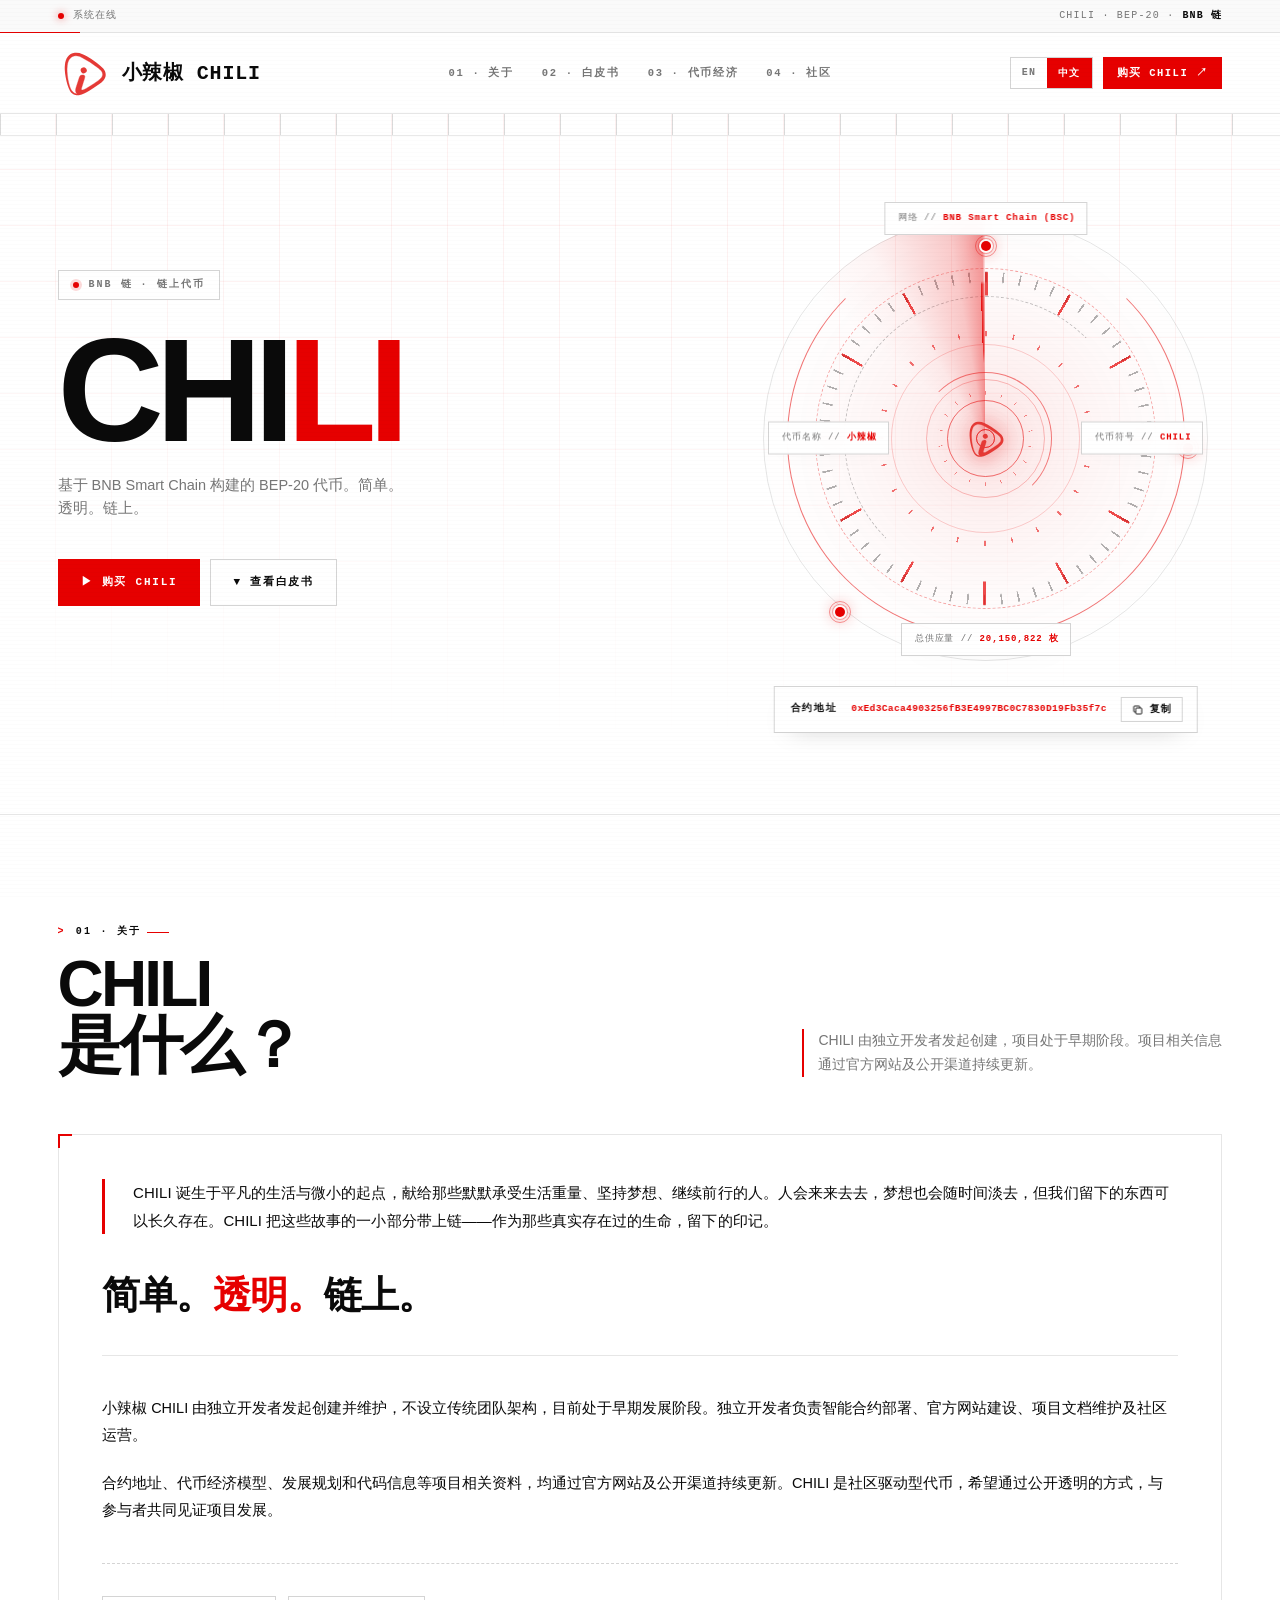
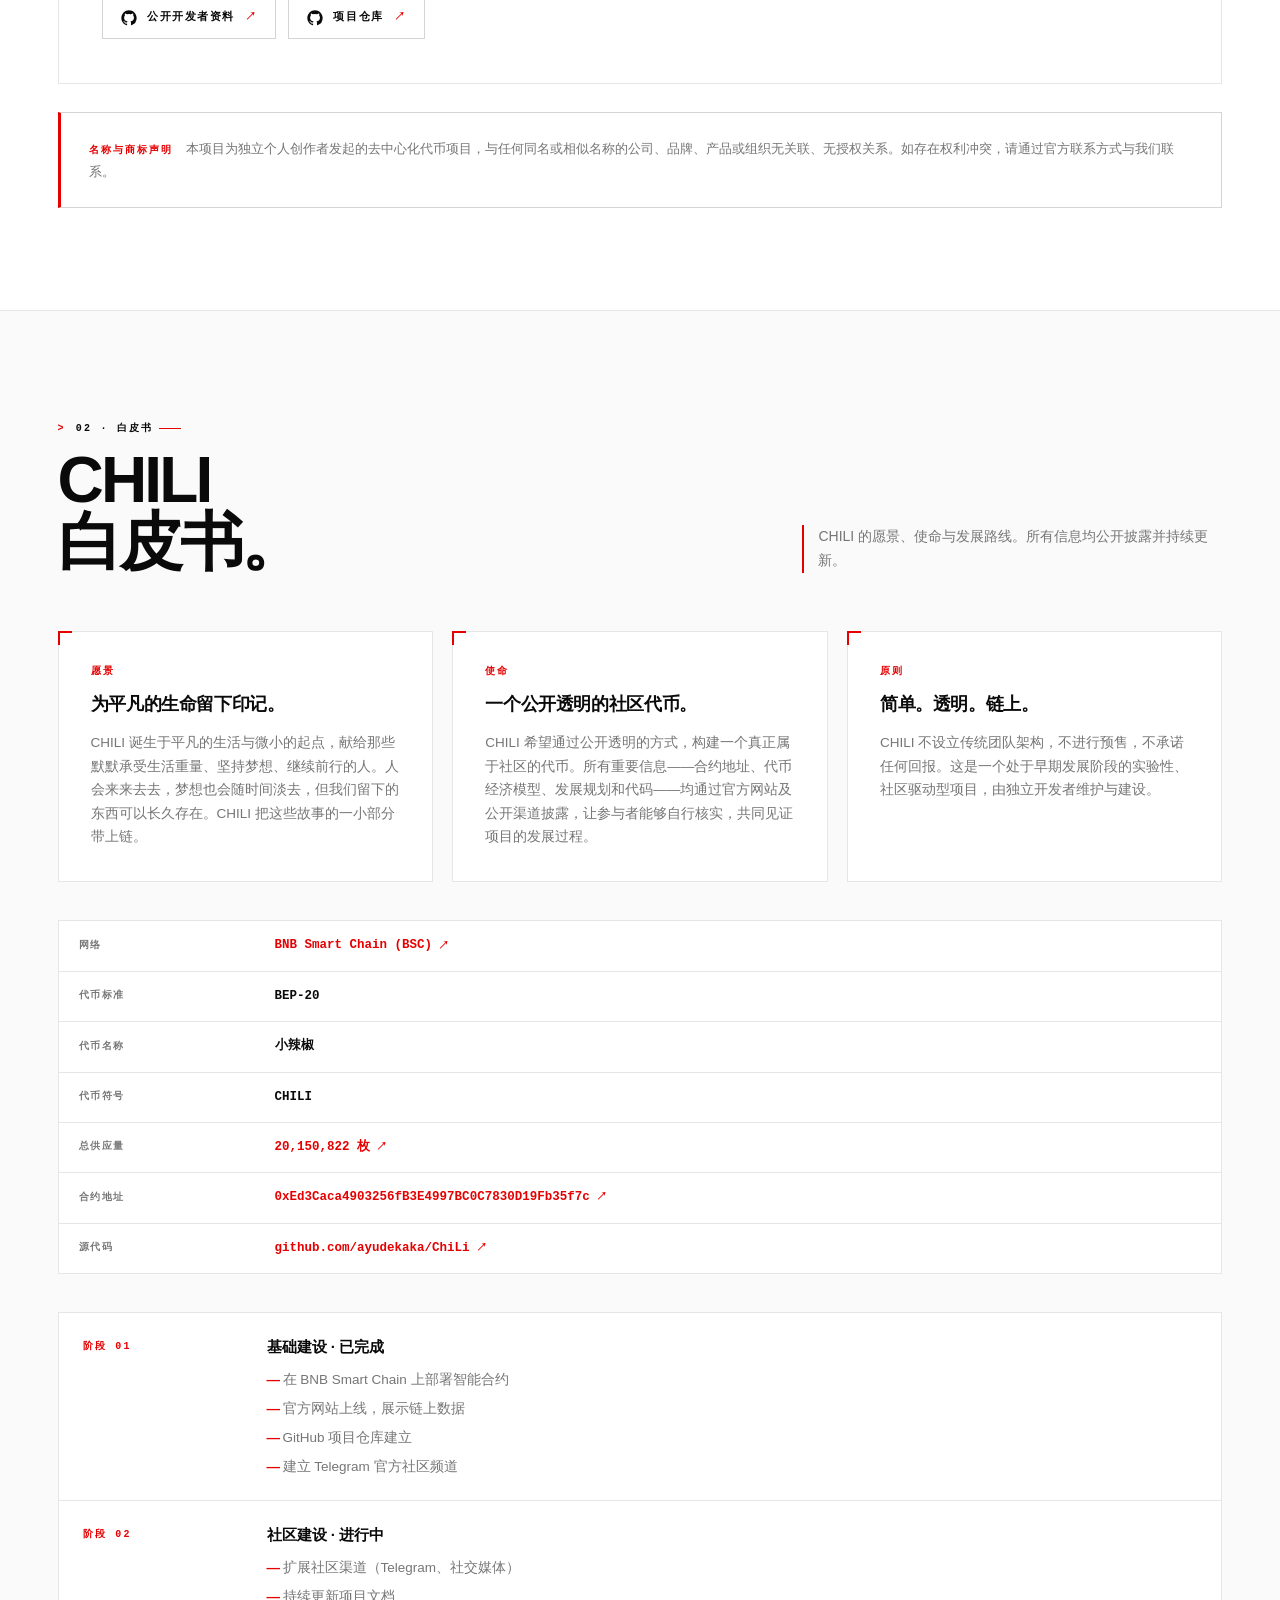
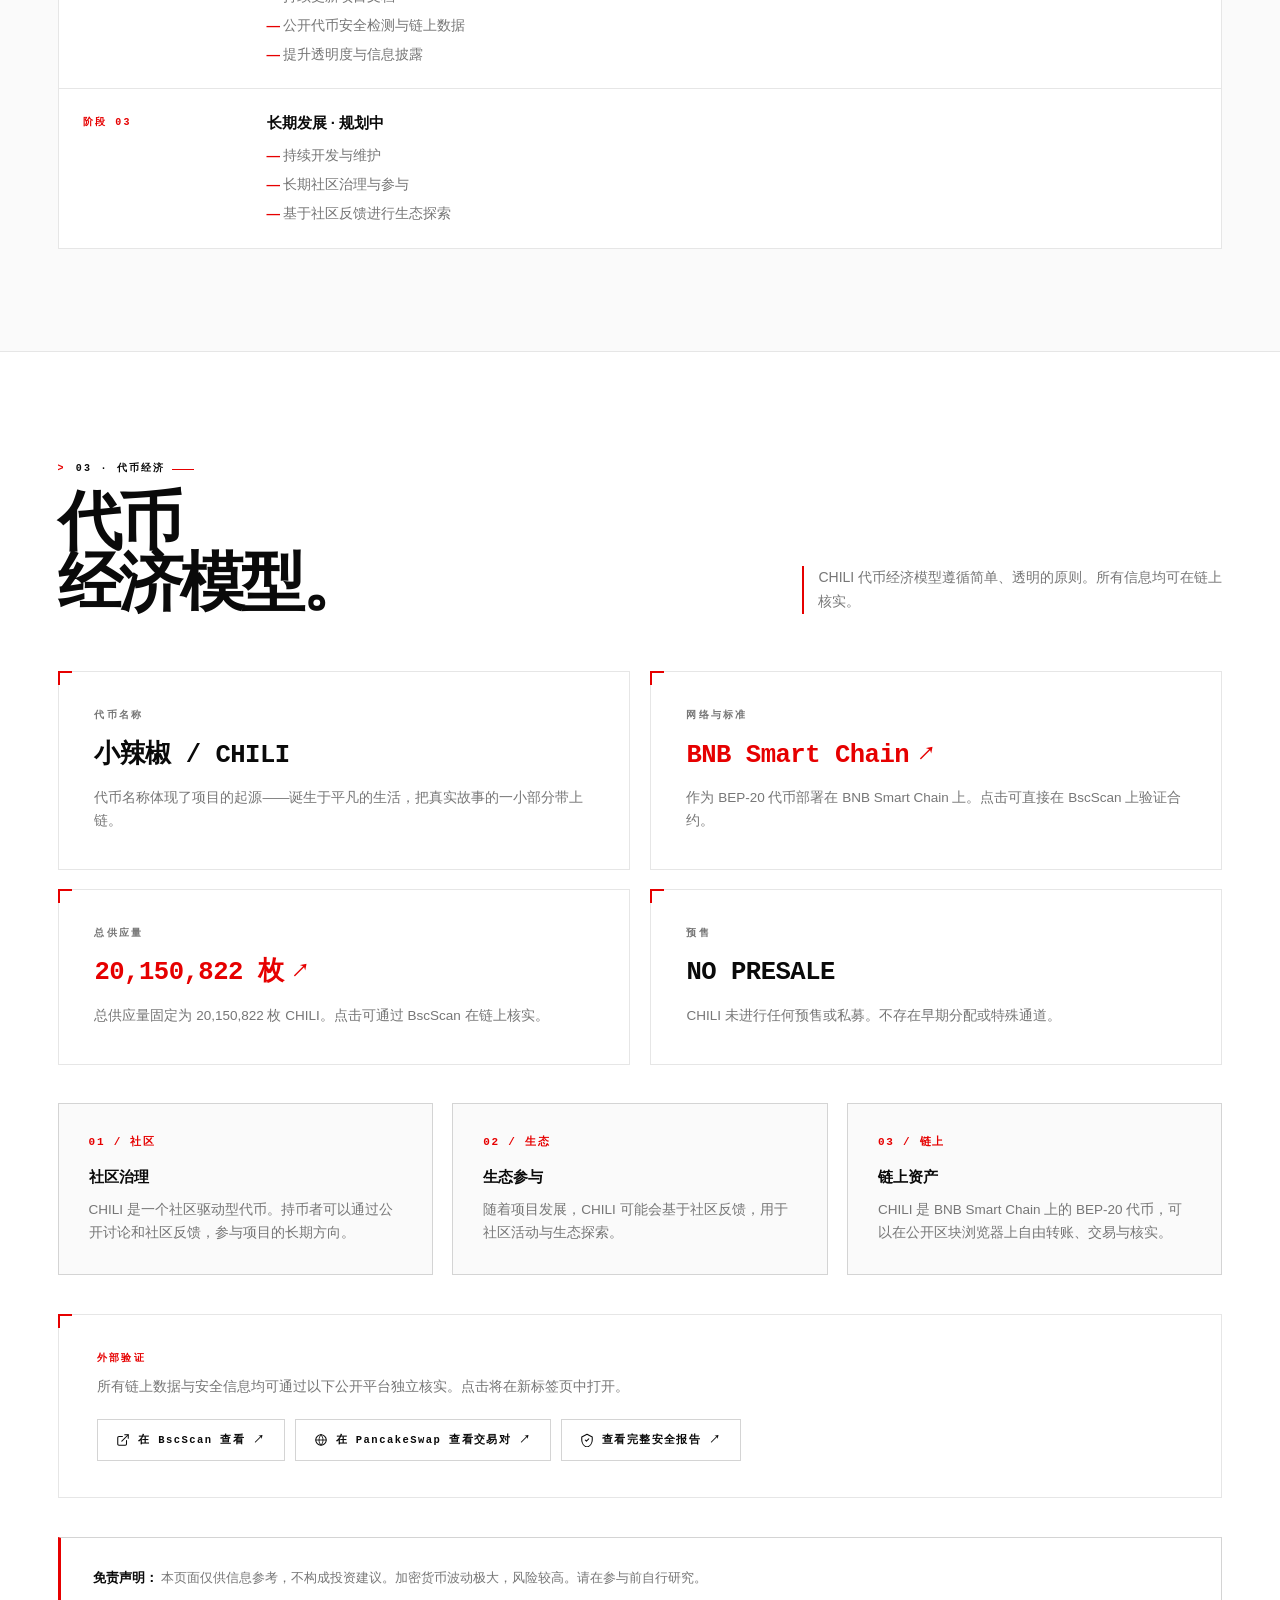
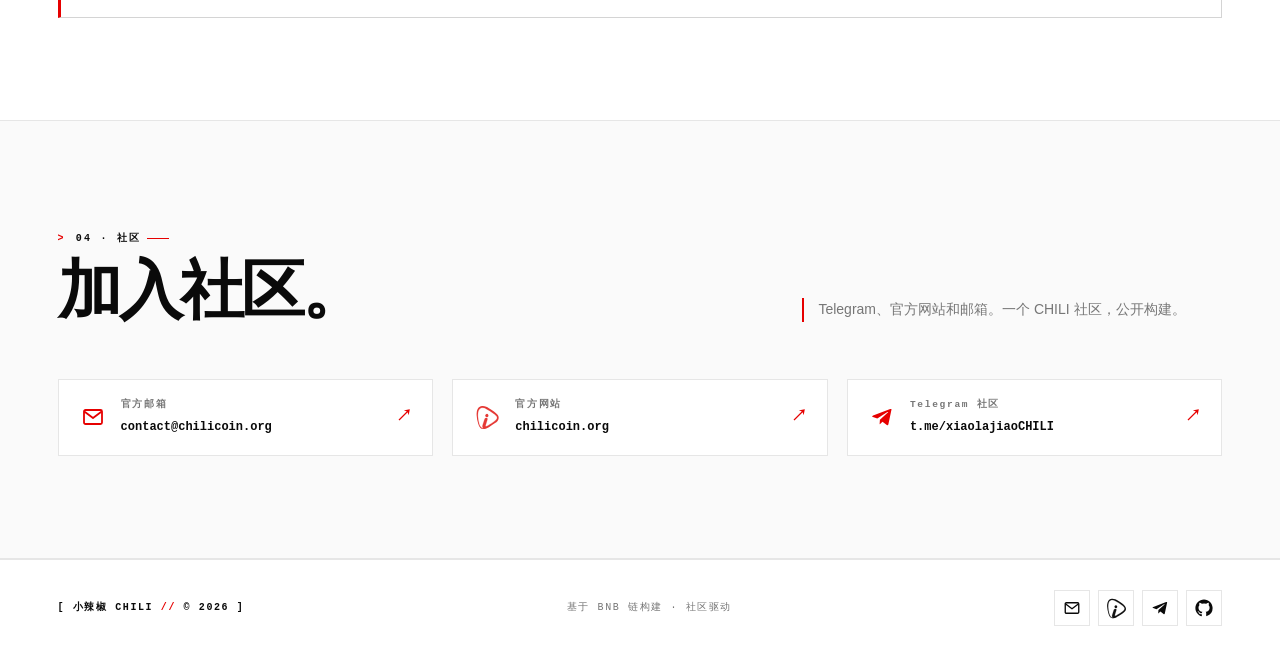
<file: index.html>
<!DOCTYPE html>
<html lang="zh-CN">
<head>
<meta charset="UTF-8">
<meta name="viewport" content="width=device-width, initial-scale=1.0">
<title>小辣椒 CHILI 官方网站</title>

<meta name="description" content="小辣椒 CHILI - 基于 BNB Smart Chain 构建的 BEP-20 代币。简单。透明。链上。">
<meta property="og:title" content="小辣椒 CHILI 官方网站">
<meta property="og:description" content="基于 BNB Smart Chain 构建的 BEP-20 代币。简单。透明。链上。">
<meta property="og:type" content="website">
<meta property="og:url" content="https://chilicoin.org">
<meta name="twitter:card" content="summary_large_image">

<link rel="icon" type="image/svg+xml" href="logo-red32.svg">
<link rel="apple-touch-icon" href="logo-red32.svg">

<style>

*, *::before, *::after { box-sizing: border-box; }
* { margin: 0; padding: 0; }

html {
  scroll-behavior: smooth;
  -webkit-text-size-adjust: 100%;
}

:root{
  --red:      #e60000;
  --red-deep: #8f0000;

  --ink:      #0a0a0a;
  --muted:    #767676;
  --muted-2:  #a3a3a3;

  --bg:       #ffffff;
  --bg-2:     #fafafa;
  --bg-3:     #f4f4f4;
  --line:     #e6e6e6;
  --line-2:   #d4d4d4;

  --mono: ui-monospace, SFMono-Regular, "SF Mono", Menlo,
          Consolas, "Liberation Mono", monospace;
  --sans: "Inter", "Helvetica Neue", Arial,
          "PingFang SC", "Microsoft YaHei", sans-serif;

  --pad: clamp(18px, 4.5vw, 60px);
  --sec-y: clamp(70px, 8vw, 120px);
}

body{
  font-family: var(--sans);
  background: var(--bg);
  color: var(--ink);
  line-height: 1.55;
  overflow-x: hidden;
  -webkit-font-smoothing: antialiased;
  font-variant-numeric: tabular-nums;
}

body::before{
  content: "";
  position: fixed;
  inset: 0;
  background: repeating-linear-gradient(
    0deg,
    transparent 0 3px,
    rgba(0,0,0,.012) 3px 4px
  );
  pointer-events: none;
  z-index: 9999;
  mix-blend-mode: multiply;
}

a { color: inherit; text-decoration: none; }

.wrap{
  max-width: 1400px;
  margin-inline: auto;
  padding-inline: var(--pad);
}

section[id]{ scroll-margin-top: 100px; }

@media (prefers-reduced-motion: reduce){
  *, *::before, *::after {
    animation-duration: 0.01ms !important;
    animation-iteration-count: 1 !important;
    transition-duration: 0.01ms !important;
    scroll-behavior: auto !important;
  }
}

/* TOP STATUS BAR */
.topbar{
  border-bottom: 1px solid var(--line);
  background: var(--bg-2);
  position: relative;
}
.topbar::after{
  content: "";
  position: absolute;
  left: 0; bottom: -1px;
  width: 80px; height: 1px;
  background: var(--red);
}
.topbar-inner{
  display: flex;
  align-items: center;
  justify-content: space-between;
  gap: 20px;
  height: 32px;
  font-family: var(--mono);
  font-size: 10px;
  letter-spacing: .12em;
  color: var(--muted);
  white-space: nowrap;
  overflow: hidden;
}
.topbar-inner b{ color: var(--ink); font-weight: 700; margin-left: 6px; }
.topbar-item{ display: inline-flex; align-items: center; gap: 2px; }
.dot{
  display: inline-block;
  width: 6px; height: 6px;
  margin-right: 7px;
  border-radius: 50%;
  background: var(--red);
  box-shadow: 0 0 8px rgba(230,0,0,.6);
  animation: blink 1.6s ease-in-out infinite;
  vertical-align: middle;
}
@keyframes blink{ 50% { opacity: .25; } }

/* NAV */
.navbar{
  position: sticky;
  top: 0;
  z-index: 100;
  background: rgba(255,255,255,.88);
  backdrop-filter: blur(18px) saturate(180%);
  -webkit-backdrop-filter: blur(18px) saturate(180%);
  border-bottom: 1px solid var(--line);
}
.nav-inner{
  display: grid;
  grid-template-columns: 1fr auto 1fr;
  align-items: center;
  gap: 20px;
  height: 80px;
}
.logo{
  justify-self: start;
  font-family: var(--mono);
  font-size: 17px;
  font-weight: 800;
  letter-spacing: .04em;
  color: var(--ink);
  display: inline-flex;
  align-items: center;
  gap: 12px;
}
.logo img{
  display: block;
  width: auto;
  height: 52px;
  max-width: 220px;
  object-fit: contain;
}
.logo-text {
  font-family: var(--mono);
  font-size: 20px;
  font-weight: 800;
  letter-spacing: .04em;
  color: var(--ink);
  white-space: nowrap;
}

.nav-links{
  display: flex;
  align-items: center;
  gap: 2px;
  justify-self: center;
}
.nav-links a{
  padding: 8px 13px;
  font-family: var(--mono);
  font-size: 10.5px;
  font-weight: 600;
  letter-spacing: .16em;
  color: var(--muted);
  transition: color .2s, background .2s;
  position: relative;
}
.nav-links a:hover{
  color: var(--red);
  background: var(--bg-3);
}
.nav-right{
  justify-self: end;
  display: flex;
  align-items: center;
  gap: 10px;
}
.lang-switch{
  display: inline-flex;
  border: 1px solid var(--line-2);
  background: #fff;
  overflow: hidden;
}
.lang-switch button{
  appearance: none;
  background: transparent;
  border: 0;
  padding: 8px 11px;
  font-family: var(--mono);
  font-size: 10px;
  font-weight: 700;
  letter-spacing: .12em;
  color: var(--muted);
  cursor: pointer;
  transition: background .2s, color .2s;
}
.lang-switch button:hover{
  color: var(--ink);
  background: var(--bg-3);
}
.lang-switch button.active{
  background: var(--red);
  color: #fff;
}
.nav-cta{
  display: inline-flex;
  align-items: center;
  gap: 6px;
  padding: 8px 14px;
  background: var(--red);
  color: #fff;
  font-family: var(--mono);
  font-size: 10.5px;
  font-weight: 800;
  letter-spacing: .14em;
  transition: background .25s, transform .25s;
}
.nav-cta:hover{
  background: var(--red-deep);
  transform: translateY(-1px);
}

/* HERO */
.hero{
  position: relative;
  border-bottom: 1px solid var(--line);
  overflow: hidden;
  background: var(--bg);
}
.hero-grid{
  position: absolute;
  inset: 0;
  background-image:
    linear-gradient(rgba(230,0,0,.055) 1px, transparent 1px),
    linear-gradient(90deg, rgba(230,0,0,.055) 1px, transparent 1px);
  background-size: 56px 56px;
  background-position: -1px -1px;
  -webkit-mask-image: radial-gradient(140% 90% at 50% 0%, #000 30%, transparent 100%);
          mask-image: radial-gradient(140% 90% at 50% 0%, #000 30%, transparent 100%);
  pointer-events: none;
}
.hero-ruler{
  position: absolute;
  top: 0; left: 0; right: 0;
  height: 22px;
  border-bottom: 1px solid var(--line);
  background-image: repeating-linear-gradient(
    90deg,
    var(--line-2) 0 1px,
    transparent 1px 56px
  );
  pointer-events: none;
  opacity: .85;
}
.hero-inner{
  position: relative;
  display: grid;
  grid-template-columns: 1.15fr .85fr;
  align-items: center;
  gap: clamp(24px, 4vw, 64px);
  padding-block: clamp(52px, 6vw, 92px) clamp(96px, 10vw, 140px);
  min-height: min(700px, 88vh);
}
.hero-eyebrow{
  display: inline-flex;
  align-items: center;
  gap: 10px;
  padding: 6px 14px;
  border: 1px solid var(--line-2);
  background: #fff;
  font-family: var(--mono);
  font-size: 10px;
  font-weight: 600;
  letter-spacing: .2em;
  color: var(--muted);
}
.hero-eyebrow i{
  width: 6px; height: 6px;
  border-radius: 50%;
  background: var(--red);
  box-shadow: 0 0 0 3px rgba(230,0,0,.15);
  animation: pulse 2.2s ease-in-out infinite;
}
@keyframes pulse{ 50% { box-shadow: 0 0 0 9px rgba(230,0,0,0); } }
.hero-title{
  font-family: var(--sans);
  font-size: clamp(76px, 11.5vw, 176px);
  line-height: .82;
  letter-spacing: -.055em;
  font-weight: 900;
  color: var(--ink);
  margin: clamp(20px, 2.4vw, 30px) 0 clamp(18px, 1.8vw, 26px);
  position: relative;
}
.hero-title span{ color: var(--red); }
.hero-desc{
  max-width: 44ch;
  font-size: clamp(14.5px, 1.05vw, 16.5px);
  line-height: 1.65;
  color: var(--muted);
}
.hero-actions{
  display: flex;
  flex-wrap: wrap;
  gap: 10px;
  margin-top: clamp(26px, 3vw, 38px);
}
.btn{
  display: inline-flex;
  align-items: center;
  justify-content: center;
  gap: 8px;
  padding: 14px 22px;
  border: 1px solid transparent;
  font-family: var(--mono);
  font-size: 11px;
  font-weight: 800;
  letter-spacing: .16em;
  transition: transform .22s, background .22s,
              border-color .22s, color .22s;
  position: relative;
  cursor: pointer;
}
.btn-primary{
  background: var(--red);
  color: #fff;
}
.btn-primary:hover{
  background: var(--red-deep);
  transform: translateY(-2px);
}
.btn-outline{
  background: #fff;
  border-color: var(--line-2);
  color: var(--ink);
}
.btn-outline:hover{
  border-color: var(--ink);
  background: var(--bg-3);
  transform: translateY(-2px);
}

/* HERO VISUAL */
.hero-visual{
  position: relative;
  width: 100%;
  max-width: 480px;
  aspect-ratio: 1 / 1;
  justify-self: center;
  display: grid;
  place-items: center;
  isolation: isolate;
}
.hero-visual::before{
  content: "";
  position: absolute;
  width: 100%;
  aspect-ratio: 1;
  border-radius: 50%;
  background: radial-gradient(circle,
    rgba(230,0,0,.1) 0%,
    rgba(230,0,0,.045) 28%,
    rgba(230,0,0,.015) 48%,
    transparent 68%);
  filter: blur(14px);
  z-index: 0;
}
.hv-ticks{
  position: absolute;
  inset: 0;
  border-radius: 50%;
  background: repeating-conic-gradient(
    from 0deg,
    rgba(0,0,0,.3) 0deg 0.6deg,
    transparent 0.6deg 6deg
  );
  -webkit-mask: radial-gradient(circle,
    transparent 46.5%, #000 47%, #000 49.6%, transparent 50%);
          mask: radial-gradient(circle,
    transparent 46.5%, #000 47%, #000 49.6%, transparent 50%);
  pointer-events: none;
}
.hv-ticks-major{
  position: absolute;
  inset: 0;
  border-radius: 50%;
  background: repeating-conic-gradient(
    from 0deg,
    rgba(230,0,0,.7) 0deg 0.9deg,
    transparent 0.9deg 30deg
  );
  -webkit-mask: radial-gradient(circle,
    transparent 42.5%, #000 43%, #000 49.6%, transparent 50%);
          mask: radial-gradient(circle,
    transparent 42.5%, #000 43%, #000 49.6%, transparent 50%);
  pointer-events: none;
}
.hv-ticks-inner{
  position: absolute;
  inset: 18%;
  border-radius: 50%;
  background: repeating-conic-gradient(
    from 0deg,
    rgba(230,0,0,.55) 0deg 0.8deg,
    transparent 0.8deg 15deg
  );
  -webkit-mask: radial-gradient(circle,
    transparent 47.5%, #000 48%, #000 50%, transparent 50.4%);
          mask: radial-gradient(circle,
    transparent 47.5%, #000 48%, #000 50%, transparent 50.4%);
  pointer-events: none;
}
.hv-ticks-center{
  position: absolute;
  inset: 36%;
  border-radius: 50%;
  background: repeating-conic-gradient(
    from 0deg,
    rgba(230,0,0,.45) 0deg 1deg,
    transparent 1deg 20deg
  );
  -webkit-mask: radial-gradient(circle,
    transparent 46%, #000 47%, #000 50%, transparent 51%);
          mask: radial-gradient(circle,
    transparent 46%, #000 47%, #000 50%, transparent 51%);
  pointer-events: none;
}
.hv-ring-outer{
  position: absolute;
  inset: 3%;
  border-radius: 50%;
  border: 1px solid rgba(0,0,0,.1);
  pointer-events: none;
}
.hv-ring-mid{
  position: absolute;
  inset: 14%;
  border-radius: 50%;
  border: 1px dashed rgba(230,0,0,.35);
  pointer-events: none;
}
.hv-ring-inner{
  position: absolute;
  inset: 30%;
  border-radius: 50%;
  border: 1px solid rgba(230,0,0,.18);
  pointer-events: none;
}
.hv-orbit-a{
  position: absolute;
  inset: 8%;
  border-radius: 50%;
  border: 1.5px solid rgba(230,0,0,.55);
  border-top-color: transparent;
  animation: hvSpin 22s linear infinite;
  pointer-events: none;
}
.hv-orbit-b{
  position: absolute;
  inset: 20%;
  border-radius: 50%;
  border: 1px dashed rgba(0,0,0,.24);
  border-bottom-color: transparent;
  border-right-color: transparent;
  animation: hvSpin 32s linear infinite reverse;
  pointer-events: none;
}
.hv-orbit-c{
  position: absolute;
  inset: 36%;
  border-radius: 50%;
  border: 1px solid rgba(230,0,0,.5);
  border-left-color: transparent;
  border-bottom-color: transparent;
  animation: hvSpin 14s linear infinite;
  pointer-events: none;
}
@keyframes hvSpin{ to { transform: rotate(360deg); } }
.hv-scan{
  position: absolute;
  inset: 3%;
  border-radius: 50%;
  background: conic-gradient(
    from 0deg,
    transparent 0deg,
    transparent 310deg,
    rgba(230,0,0,.04) 328deg,
    rgba(230,0,0,.2) 350deg,
    rgba(230,0,0,.4) 359deg,
    transparent 360deg
  );
  animation: hvSpin 9s linear infinite;
  pointer-events: none;
  z-index: 3;
}
.hv-scan::after{
  content: "";
  position: absolute;
  inset: 0;
  border-radius: 50%;
  background: conic-gradient(
    from 358.2deg,
    rgba(230,0,0,.9) 0deg,
    transparent 1.8deg,
    transparent 360deg
  );
  -webkit-mask: radial-gradient(circle,
    transparent 24%, #000 28%, #000 49%, transparent 50%);
          mask: radial-gradient(circle,
    transparent 24%, #000 28%, #000 49%, transparent 50%);
}

.hv-core{
  position: relative;
  z-index: 6;
  width: 9%;
  aspect-ratio: 1;
  display: grid;
  place-items: center;
  animation: hvCorePulse 2.6s ease-in-out infinite;
}
.hv-core img{
  width: 100%;
  height: 100%;
  display: block;
  object-fit: contain;
  filter: drop-shadow(0 0 10px rgba(230,0,0,.75))
          drop-shadow(0 0 22px rgba(230,0,0,.35));
}
.hv-core::before{
  content: "";
  position: absolute;
  inset: -40%;
  border-radius: 50%;
  border: 1px solid rgba(230,0,0,.55);
  animation: hvRing 2.6s ease-out infinite;
  pointer-events: none;
}
.hv-core::after{
  content: "";
  position: absolute;
  inset: -90%;
  border-radius: 50%;
  border: 1px solid rgba(230,0,0,.25);
  animation: hvRing 2.6s ease-out 1.3s infinite;
  pointer-events: none;
}
@keyframes hvCorePulse{
  0%, 100% { transform: scale(1); }
  50%      { transform: scale(1.1); }
}
@keyframes hvRing{
  0%   { transform: scale(.7); opacity: .9; }
  100% { transform: scale(1.6); opacity: 0; }
}

.hv-halo{
  position: absolute;
  width: 4%;
  aspect-ratio: 1;
  border-radius: 50%;
  border: 1px solid rgba(230,0,0,.5);
  z-index: 5;
  pointer-events: none;
  animation: hvHalo 4.4s ease-out infinite;
}
.hv-halo-2{ animation-delay: 2.2s; }
@keyframes hvHalo{
  0%   { transform: scale(.8); opacity: .85; }
  100% { transform: scale(7); opacity: 0; }
}
.hv-node{
  position: absolute;
  width: 12px; height: 12px;
  z-index: 7;
  pointer-events: none;
}
.hv-node::before{
  content: "";
  position: absolute;
  inset: 50%;
  width: 10px; height: 10px;
  margin: -5px 0 0 -5px;
  border-radius: 50%;
  background: var(--red);
  box-shadow:
    0 0 0 2px rgba(255,255,255,.95),
    0 0 0 3px rgba(230,0,0,.3),
    0 0 16px rgba(230,0,0,.9);
  animation: hvNodePulse 3s ease-in-out infinite;
}
.hv-node::after{
  content: "";
  position: absolute;
  inset: 50%;
  width: 22px; height: 22px;
  margin: -11px 0 0 -11px;
  border: 1px solid rgba(230,0,0,.4);
  border-radius: 50%;
  animation: hvNodeHalo 3s ease-out infinite;
}
@keyframes hvNodePulse{ 50% { transform: scale(.6); opacity: .65; } }
@keyframes hvNodeHalo{
  0%   { transform: scale(.55); opacity: .9; }
  100% { transform: scale(1.7); opacity: 0; }
}
.hv-node-1{ top: 8%;  left: 50%; margin-left: -6px; }
.hv-node-1::before{ animation-delay: 0s; }
.hv-node-2{ top: 52%;  right: 6%; margin-top: -6px; }
.hv-node-2::before{ animation-delay: 1.1s; }
.hv-node-3{ bottom: 12%; left: 18%; }
.hv-node-3::before{ animation-delay: 2.2s; }

/* READOUT */
.readout{
  position: absolute;
  z-index: 8;
  padding: 7px 11px 7px 13px;
  border: 1px solid var(--line-2);
  background: rgba(255,255,255,.94);
  backdrop-filter: blur(10px);
  -webkit-backdrop-filter: blur(10px);
  font-family: var(--mono);
  font-size: 9px;
  line-height: 1.9;
  letter-spacing: .1em;
  color: var(--muted);
  white-space: nowrap;
  box-shadow: 0 8px 22px -16px rgba(0,0,0,.35);
}
.readout b{ color: var(--ink); font-weight: 700; }
.readout b.red{ color: var(--red); }

.readout-1{ top: 0;    left: 50%; transform: translateX(-50%); }
.readout-2{ top: 50%;  left: 4%;  transform: translateY(-50%); }
.readout-5{ top: 50%;  right: 4%; transform: translateY(-50%); }
.readout-3{ bottom: 4%; left: 50%; transform: translateX(-50%); }

.contract-strip{
  position: absolute;
  left: 50%;
  bottom: -58px;
  transform: translateX(-50%);
  z-index: 9;
  display: inline-flex;
  align-items: center;
  gap: 14px;
  padding: 10px 14px 10px 16px;
  border: 1px solid var(--line-2);
  background: rgba(255,255,255,.96);
  backdrop-filter: blur(10px);
  -webkit-backdrop-filter: blur(10px);
  font-family: var(--mono);
  font-size: 9.5px;
  letter-spacing: .08em;
  color: var(--muted);
  white-space: nowrap;
  box-shadow: 0 10px 26px -18px rgba(0,0,0,.35);
}
.contract-strip-label{
  font-weight: 700;
  letter-spacing: .18em;
  color: var(--ink);
}
.contract-strip-value{
  color: var(--red);
  font-weight: 700;
  letter-spacing: .04em;
}
.contract-strip-copy{
  display: inline-flex;
  align-items: center;
  gap: 6px;
  padding: 5px 10px;
  border: 1px solid var(--line-2);
  background: #fff;
  color: var(--ink);
  font-family: var(--mono);
  font-size: 9.5px;
  font-weight: 700;
  letter-spacing: .12em;
  cursor: pointer;
  transition: color .2s, border-color .2s, background .2s;
}
.contract-strip-copy:hover{
  color: var(--red);
  border-color: var(--red);
  background: var(--bg-2);
}
.contract-strip-copy svg{
  width: 12px;
  height: 12px;
  display: block;
}
.contract-strip-copy.copied{
  color: var(--red);
  border-color: var(--red);
  background: var(--bg-2);
}

/* SECTION */
.section{
  padding-block: var(--sec-y);
  border-bottom: 1px solid var(--line);
  position: relative;
  background: #ffffff;
}
.section--soft{ background: var(--bg-2); }

.section-head{
  display: grid;
  grid-template-columns: minmax(0, 1fr) minmax(0, 420px);
  align-items: end;
  gap: clamp(20px, 4vw, 60px);
  margin-bottom: clamp(36px, 4.5vw, 64px);
  position: relative;
  z-index: 1;
}
.section-tag{
  display: inline-flex;
  align-items: center;
  gap: 10px;
  margin-bottom: 14px;
  font-family: var(--mono);
  font-size: 10px;
  font-weight: 700;
  letter-spacing: .22em;
  color: var(--ink);
}
.section-tag::before{
  content: ">";
  color: var(--red);
  font-weight: 900;
}
.section-tag::after{
  content: "";
  width: 22px; height: 1px;
  background: var(--red);
  margin-left: -4px;
}
.section-title{
  font-size: clamp(38px, 5vw, 64px);
  line-height: .96;
  letter-spacing: -.045em;
  font-weight: 900;
  color: var(--ink);
  position: relative;
}
.section-lead{
  font-size: clamp(14px, 1.02vw, 15.5px);
  line-height: 1.7;
  color: var(--muted);
  padding-left: 14px;
  border-left: 2px solid var(--red);
}

/* ================= 关于 区域（与其他页面统一风格） ================= */

.about-card{
  padding: clamp(28px, 3.4vw, 48px);
  border: 1px solid var(--line);
  background: #fff;
  position: relative;
}
.about-card::before{
  content: "";
  position: absolute;
  top: -1px; left: -1px;
  width: 14px; height: 14px;
  border-top: 2px solid var(--red);
  border-left: 2px solid var(--red);
}

.about-quote{
  margin: 0 0 clamp(28px, 3vw, 40px) 0;
  padding-left: clamp(20px, 2.4vw, 28px);
  border-left: 3px solid var(--red);
}
.about-quote p{
  font-size: clamp(15px, 1.08vw, 17px);
  line-height: 1.85;
  color: var(--ink);
  font-weight: 500;
  letter-spacing: .003em;
}

.about-slogan{
  margin: 0 0 clamp(28px, 3vw, 40px);
  padding-bottom: clamp(28px, 3vw, 40px);
  border-bottom: 1px solid var(--line);
  font-size: clamp(26px, 3vw, 40px);
  line-height: 1.15;
  letter-spacing: -.025em;
  font-weight: 900;
  color: var(--ink);
}
.about-slogan em{
  font-style: normal;
  color: var(--red);
}

.about-body{
  display: flex;
  flex-direction: column;
  gap: clamp(14px, 1.6vw, 20px);
}
.about-body p{
  font-size: clamp(14.5px, 1.05vw, 16px);
  line-height: 1.9;
  color: var(--ink);
}

.about-cta{
  margin-top: clamp(28px, 3vw, 40px);
  padding-top: clamp(24px, 2.8vw, 32px);
  border-top: 1px dashed var(--line-2);
  display: flex;
  flex-wrap: wrap;
  gap: 12px;
}
.about-cta-link{
  display: inline-flex;
  align-items: center;
  gap: 10px;
  padding: 12px 18px;
  border: 1px solid var(--line-2);
  background: #fff;
  font-family: var(--mono);
  font-size: 11px;
  font-weight: 700;
  letter-spacing: .14em;
  color: var(--ink);
  transition: border-color .22s, color .22s, background .22s, transform .22s;
}
.about-cta-link:hover{
  border-color: var(--red);
  color: var(--red);
  background: var(--bg-2);
  transform: translateY(-1px);
}
.about-cta-link svg{
  width: 16px;
  height: 16px;
  display: block;
  flex: 0 0 auto;
}
.about-cta-link::after{
  content: "↗";
  color: var(--red);
  font-weight: 900;
}

.about-footnote{
  margin-top: clamp(20px, 2.4vw, 28px);
  padding: clamp(18px, 2.2vw, 24px) clamp(20px, 2.4vw, 28px);
  border: 1px solid var(--line-2);
  border-left: 3px solid var(--red);
  background: #fff;
  font-size: clamp(12.5px, 1vw, 14px);
  line-height: 1.8;
  color: var(--muted);
}
.about-footnote .label{
  display: inline-block;
  font-family: var(--mono);
  font-size: 10px;
  font-weight: 700;
  letter-spacing: .2em;
  color: var(--red);
  margin-right: 10px;
  text-transform: uppercase;
}

/* ================= 关于 结束 ================= */

/* 白皮书 */
.wp-grid{
  display: grid;
  grid-template-columns: repeat(3, 1fr);
  gap: clamp(14px, 1.5vw, 20px);
}
.wp-card{
  padding: clamp(22px, 2.6vw, 32px);
  border: 1px solid var(--line);
  background: #fff;
  position: relative;
}
.wp-card::before{
  content: "";
  position: absolute;
  top: -1px; left: -1px;
  width: 14px; height: 14px;
  border-top: 2px solid var(--red);
  border-left: 2px solid var(--red);
}
.wp-card-tag{
  font-family: var(--mono);
  font-size: 10px;
  font-weight: 700;
  letter-spacing: .22em;
  color: var(--red);
  margin-bottom: 12px;
}
.wp-card-title{
  font-size: clamp(17px, 1.4vw, 20px);
  font-weight: 800;
  letter-spacing: -.02em;
  color: var(--ink);
  margin-bottom: 12px;
}
.wp-card p{
  font-size: clamp(13.5px, 1vw, 15px);
  line-height: 1.75;
  color: var(--muted);
}

.wp-tech{
  margin-top: clamp(28px, 3vw, 40px);
  border: 1px solid var(--line);
  background: #fff;
}
.wp-tech-row{
  display: grid;
  grid-template-columns: minmax(0, 180px) minmax(0, 1fr);
  gap: 16px;
  padding: 15px 20px;
  border-bottom: 1px solid var(--line);
  align-items: center;
}
.wp-tech-row:last-child{ border-bottom: none; }
.wp-tech-label{
  font-family: var(--mono);
  font-size: 9.5px;
  font-weight: 700;
  letter-spacing: .16em;
  color: var(--muted);
}
.wp-tech-value{
  font-family: var(--mono);
  font-size: 12.5px;
  font-weight: 700;
  color: var(--ink);
  word-break: break-all;
}
.wp-tech-value.red{ color: var(--red); }

.wp-tech-value.link{
  color: var(--red);
  display: inline-flex;
  align-items: center;
  gap: 6px;
  transition: color .2s;
}
.wp-tech-value.link:hover{
  color: var(--red-deep);
}
.wp-tech-value.link::after{
  content: "↗";
  font-weight: 900;
  font-size: 11px;
}

.wp-roadmap{
  margin-top: clamp(28px, 3vw, 40px);
  border: 1px solid var(--line);
  background: #fff;
}
.wp-roadmap-item{
  display: grid;
  grid-template-columns: minmax(0, 160px) minmax(0, 1fr);
  gap: 24px;
  padding: 22px 24px;
  border-bottom: 1px solid var(--line);
  align-items: start;
}
.wp-roadmap-item:last-child{ border-bottom: none; }
.wp-roadmap-phase{
  font-family: var(--mono);
  font-size: 10px;
  font-weight: 700;
  letter-spacing: .22em;
  color: var(--red);
  padding-top: 4px;
}
.wp-roadmap-body h4{
  font-size: 15px;
  font-weight: 800;
  color: var(--ink);
  margin-bottom: 10px;
}
.wp-roadmap-body ul{
  list-style: none;
  display: flex;
  flex-direction: column;
  gap: 6px;
}
.wp-roadmap-body li{
  font-size: 13.5px;
  line-height: 1.7;
  color: var(--muted);
  padding-left: 16px;
  position: relative;
}
.wp-roadmap-body li::before{
  content: "—";
  position: absolute;
  left: 0;
  color: var(--red);
  font-weight: 700;
}

/* 代币经济 */
.token-grid{
  display: grid;
  grid-template-columns: repeat(2, 1fr);
  gap: clamp(14px, 1.5vw, 20px);
}
.token-card{
  padding: clamp(24px, 2.8vw, 36px);
  border: 1px solid var(--line);
  background: #fff;
  position: relative;
  display: block;
  transition: border-color .25s, transform .25s, box-shadow .25s;
}
.token-card::before{
  content: "";
  position: absolute;
  top: -1px; left: -1px;
  width: 14px; height: 14px;
  border-top: 2px solid var(--red);
  border-left: 2px solid var(--red);
}
a.token-card:hover{
  border-color: var(--red);
  transform: translateY(-2px);
  box-shadow: 0 12px 28px -22px rgba(230,0,0,.55);
}
.token-card-label{
  font-family: var(--mono);
  font-size: 10px;
  font-weight: 700;
  letter-spacing: .22em;
  color: var(--muted);
  margin-bottom: 12px;
}
.token-card-value{
  font-family: var(--mono);
  font-size: clamp(20px, 2vw, 28px);
  font-weight: 800;
  color: var(--ink);
  letter-spacing: -.02em;
  word-break: break-all;
}
.token-card-value.red{ color: var(--red); }
.token-card-value.link{
  color: var(--red);
  display: inline-flex;
  align-items: center;
  gap: 8px;
}
.token-card-value.link::after{
  content: "↗";
  font-weight: 900;
  font-size: 0.7em;
}
.token-card-sub{
  font-size: 13.5px;
  line-height: 1.7;
  color: var(--muted);
  margin-top: 12px;
}

.token-use{
  margin-top: clamp(28px, 3vw, 40px);
  display: grid;
  grid-template-columns: repeat(3, 1fr);
  gap: clamp(14px, 1.5vw, 20px);
}
.token-use-item{
  padding: clamp(22px, 2.4vw, 30px);
  border: 1px solid var(--line-2);
  background: var(--bg-2);
}
.token-use-icon{
  font-family: var(--mono);
  font-size: 11px;
  font-weight: 900;
  color: var(--red);
  letter-spacing: .16em;
  margin-bottom: 14px;
}
.token-use-title{
  font-size: 15px;
  font-weight: 800;
  color: var(--ink);
  margin-bottom: 10px;
}
.token-use p{
  font-size: 13.5px;
  line-height: 1.7;
  color: var(--muted);
}

.token-verify{
  margin-top: clamp(28px, 3vw, 40px);
  padding: clamp(24px, 2.8vw, 36px) clamp(24px, 3vw, 40px);
  border: 1px solid var(--line);
  background: #fff;
  position: relative;
}
.token-verify::before{
  content: "";
  position: absolute;
  top: -1px; left: -1px;
  width: 14px; height: 14px;
  border-top: 2px solid var(--red);
  border-left: 2px solid var(--red);
}
.token-verify-title{
  font-family: var(--mono);
  font-size: 10px;
  font-weight: 700;
  letter-spacing: .22em;
  color: var(--red);
  margin-bottom: 10px;
}
.token-verify-desc{
  font-size: clamp(13.5px, 1vw, 15px);
  line-height: 1.7;
  color: var(--muted);
  margin-bottom: 20px;
}
.token-verify-actions{
  display: flex;
  flex-wrap: wrap;
  gap: 10px;
}
.verify-action{
  display: inline-flex;
  align-items: center;
  gap: 8px;
  padding: 12px 18px;
  border: 1px solid var(--line-2);
  background: #fff;
  font-family: var(--mono);
  font-size: 10.5px;
  font-weight: 700;
  letter-spacing: .14em;
  color: var(--ink);
  transition: color .2s, border-color .2s, background .2s, transform .2s;
}
.verify-action:hover{
  color: var(--red);
  border-color: var(--red);
  background: var(--bg-2);
  transform: translateY(-1px);
}
.verify-action svg{
  width: 14px;
  height: 14px;
  display: block;
}

.token-disclaimer{
  margin-top: clamp(28px, 3vw, 40px);
  padding: clamp(20px, 2.4vw, 28px) clamp(22px, 2.6vw, 32px);
  border: 1px solid var(--line-2);
  border-left: 3px solid var(--red);
  background: #fff;
}
.token-disclaimer p{
  font-size: clamp(13px, 1vw, 14.5px);
  line-height: 1.8;
  color: var(--muted);
}
.token-disclaimer strong{
  color: var(--ink);
  font-weight: 800;
}

/* 社区 */
.contact-links{
  display: grid;
  grid-template-columns: repeat(3, 1fr);
  gap: clamp(14px, 1.5vw, 20px);
  margin-top: clamp(28px, 3vw, 40px);
  position: relative;
  z-index: 1;
}
.contact-link{
  display: flex;
  align-items: center;
  justify-content: space-between;
  gap: 16px;
  padding: 18px 20px;
  border: 1px solid var(--line);
  background: #fff;
  transition: transform .25s, border-color .25s, box-shadow .25s;
}
.contact-link:hover{
  transform: translateY(-3px);
  border-color: var(--red);
  box-shadow: 0 12px 28px -22px rgba(230,0,0,.55);
}
.contact-link-main{
  display: flex;
  align-items: center;
  gap: 14px;
  min-width: 0;
}
.contact-link-icon{
  width: 28px;
  height: 28px;
  flex: 0 0 28px;
  display: grid;
  place-items: center;
  color: var(--red);
}
.contact-link-icon img{
  width: 28px;
  height: 28px;
  display: block;
  object-fit: contain;
}
.contact-link-icon svg{
  width: 24px;
  height: 24px;
  display: block;
}
.contact-link-label{
  font-family: var(--mono);
  font-size: 9.5px;
  font-weight: 700;
  letter-spacing: .18em;
  color: var(--muted);
}
.contact-link-value{
  margin-top: 5px;
  font-family: var(--mono);
  font-size: 12px;
  font-weight: 700;
  color: var(--ink);
  word-break: break-all;
}
.contact-link-arrow{
  color: var(--red);
  font-family: var(--mono);
  font-weight: 900;
  flex: 0 0 auto;
}

/* FOOTER */
footer{
  padding-block: 30px;
  background: #fff;
  border-top: 1px solid var(--line);
  position: relative;
}
.footer-inner{
  display: flex;
  flex-wrap: wrap;
  align-items: center;
  justify-content: space-between;
  gap: 16px;
  font-family: var(--mono);
  font-size: 10px;
  letter-spacing: .16em;
  color: var(--muted);
}
.footer-inner .brand{ color: var(--ink); font-weight: 700; }
.footer-inner .brand em{ color: var(--red); font-style: normal; }
.footer-links{
  display: flex;
  align-items: center;
  gap: 8px;
}
.footer-links a{
  display: inline-grid;
  place-items: center;
  width: 36px;
  height: 36px;
  border: 1px solid var(--line);
  background: #fff;
  color: var(--ink);
  transition: color .2s, border-color .2s,
              background .2s, transform .2s;
}
.footer-links a img{
  width: 24px;
  height: 24px;
  display: block;
  object-fit: contain;
}
.footer-links a svg{
  width: 18px;
  height: 18px;
  display: block;
}
.footer-links a:hover{
  color: var(--red);
  border-color: var(--red);
  background: var(--bg-2);
  transform: translateY(-2px);
}

/* RESPONSIVE */
@media (max-width: 1080px){
  .nav-links{ display: none; }
  .nav-inner{ grid-template-columns: 1fr auto; }

  .hero-inner{
    grid-template-columns: 1fr;
    min-height: auto;
    padding-block: 52px 60px 120px;
    gap: 60px;
  }
  .hero-visual{ max-width: 400px; }

  .section-head{
    grid-template-columns: 1fr;
    align-items: start;
    gap: 18px;
  }

  .wp-grid{ grid-template-columns: 1fr; }
  .token-grid{ grid-template-columns: 1fr; }
  .token-use{ grid-template-columns: 1fr; }

  .contact-links{ grid-template-columns: 1fr; }
}

@media (max-width: 680px){
  .topbar-inner{
    gap: 6px;
    font-size: 10px;
    letter-spacing: .02em;
    height: 28px;
    justify-content: space-between;
  }
  .topbar-inner b{ margin-left: 3px; }
  .topbar-item{ gap: 1px; }
  .dot{
    width: 5px; height: 5px;
    margin-right: 4px;
  }

  .hero-ruler{ display: none; }

  .hero-title{ letter-spacing: -.045em; }

  .hero-visual{ max-width: 300px; }

  .readout{ font-size: 8.5px; padding: 7px 10px 7px 12px; }

  .readout-1{
    top: -2%;
    left: 50%;
    transform: translateX(-50%);
  }
  .readout-2{ top: 45%; left: 0; transform: translateY(-50%); }
  .readout-5{ top: 45%; right: 0; transform: translateY(-50%); }

  .contract-strip{
    bottom: -70px;
    gap: 8px;
    padding: 8px 10px 8px 12px;
    font-size: 8px;
    max-width: calc(100% - 16px);
  }
  .contract-strip-value{
    max-width: 130px;
    overflow: hidden;
    text-overflow: ellipsis;
  }
  .contract-strip-copy{
    padding: 4px 8px;
    font-size: 8px;
  }
  .contract-strip-copy svg{ width: 10px; height: 10px; }

  .wp-tech-row{
    display: block;
    padding: 16px 18px;
  }
  .wp-tech-label{
    display: block;
    margin-bottom: 8px;
    font-size: 9px;
    letter-spacing: .22em;
    color: var(--muted-2);
  }
  .wp-tech-value{
    display: block;
    font-size: 13px;
    line-height: 1.5;
  }

  .wp-roadmap-item{
    grid-template-columns: 1fr;
    gap: 10px;
    padding: 20px 20px;
  }
  .wp-roadmap-phase{ padding-top: 0; }

  .hero-actions{
    flex-direction: row;
    flex-wrap: nowrap;
    align-items: stretch;
    gap: 8px;
  }
  .btn{
    flex: 1 1 0;
    width: auto;
    padding: 12px 10px;
    font-size: 10px;
    letter-spacing: .1em;
    gap: 6px;
  }

  .nav-inner{ height: 64px; }
  .logo img{ height: 36px; max-width: 150px; }
  .logo-text { font-size: 14px; }
  .nav-cta{
    padding: 7px 10px;
    font-size: 9px;
    letter-spacing: .1em;
  }
  .lang-switch button{ padding: 6px 7px; font-size: 9px; }

  footer{
    padding-block: 40px;
  }
  .footer-inner{
    flex-direction: column;
    align-items: center;
    justify-content: center;
    gap: 20px;
    text-align: center;
  }
  .footer-inner .brand{ order: 1; }
  .footer-inner > span[data-en]{ order: 2; }
  .footer-links{
    order: 3;
    gap: 14px;
  }

  /* 关于区域移动端微调 */
  .about-quote{
    padding-left: 16px;
  }
  .about-cta{
    flex-direction: column;
    align-items: stretch;
  }
  .about-cta-link{
    justify-content: space-between;
    width: 100%;
  }
  .about-footnote .label{
    display: block;
    margin-bottom: 6px;
  }

  .verify-action{
    flex: 1 1 100%;
    justify-content: center;
  }
}
</style>
</head>

<body>
<!-- TOP STATUS BAR -->
<div class="topbar">
  <div class="wrap topbar-inner">
    <span class="topbar-item">
      <i class="dot"></i>
      <span data-en="SYSTEM ONLINE" data-zh="系统在线">系统在线</span>
    </span>
    <span class="topbar-item" data-en-html="CHILI · BEP-20 · <b>BNB CHAIN</b>"
          data-zh-html="CHILI · BEP-20 · <b>BNB 链</b>">
      CHILI · BEP-20 · <b>BNB 链</b>
    </span>
  </div>
</div>

<!-- NAV -->
<nav class="navbar">
  <div class="wrap nav-inner">
    <a class="logo" href="#" aria-label="小辣椒 CHILI">
      <img src="logo-red32.svg" alt="小辣椒 CHILI">
      <span class="logo-text" data-en="CHILI" data-zh="小辣椒 CHILI">小辣椒 CHILI</span>
    </a>

    <div class="nav-links">
      <a href="#about" data-en="01 · ABOUT" data-zh="01 · 关于">01 · 关于</a>
      <a href="#whitepaper" data-en="02 · WHITEPAPER" data-zh="02 · 白皮书">02 · 白皮书</a>
      <a href="#tokenomics" data-en="03 · TOKENOMICS" data-zh="03 · 代币经济">03 · 代币经济</a>
      <a href="#community" data-en="04 · COMMUNITY" data-zh="04 · 社区">04 · 社区</a>
    </div>

    <div class="nav-right">
      <div class="lang-switch" role="group" aria-label="Language">
        <button type="button" data-lang="en">EN</button>
        <button type="button" data-lang="zh" class="active">中文</button>
      </div>
      <a class="nav-cta"
         href="https://pancakeswap.finance/swap?outputCurrency=0xEd3Caca4903256fB3E4997BC0C7830D19Fb35f7c"
         target="_blank" rel="noopener"
         data-en="BUY CHILI ↗" data-zh="购买 CHILI ↗">
        购买 CHILI ↗
      </a>
    </div>
  </div>
</nav>

<!-- HERO -->
<header class="hero">
  <div class="hero-grid"></div>
  <div class="hero-ruler"></div>
  <div class="wrap hero-inner">
    <div class="hero-content">
      <div class="hero-eyebrow"
           data-en-html="<i></i> BNB CHAIN · ON-CHAIN TOKEN"
           data-zh-html="<i></i> BNB 链 · 链上代币">
        <i></i> BNB 链 · 链上代币
      </div>
      <h1 class="hero-title">CHI<span>LI</span></h1>
      <p class="hero-desc"
         data-en="A BEP-20 token deployed on BNB Smart Chain. Simple. Transparent. On-chain."
         data-zh="基于 BNB Smart Chain 构建的 BEP-20 代币。简单。透明。链上。">
        基于 BNB Smart Chain 构建的 BEP-20 代币。简单。透明。链上。
      </p>
      <div class="hero-actions">
        <a class="btn btn-primary"
           href="https://pancakeswap.finance/swap?outputCurrency=0xEd3Caca4903256fB3E4997BC0C7830D19Fb35f7c"
           target="_blank" rel="noopener"
           data-en="▶ BUY CHILI" data-zh="▶ 购买 CHILI">
          ▶ 购买 CHILI
        </a>
        <a class="btn btn-outline" href="#whitepaper"
           data-en="▼ WHITEPAPER" data-zh="▼ 查看白皮书">
          ▼ 查看白皮书
        </a>
      </div>
    </div>

    <div class="hero-visual">
      <div class="hv-ticks"></div>
      <div class="hv-ticks-major"></div>
      <div class="hv-ticks-inner"></div>
      <div class="hv-ticks-center"></div>
      <div class="hv-ring-outer"></div>
      <div class="hv-ring-mid"></div>
      <div class="hv-ring-inner"></div>
      <div class="hv-orbit-a"></div>
      <div class="hv-orbit-b"></div>
      <div class="hv-orbit-c"></div>
      <div class="hv-scan"></div>
      <div class="hv-halo hv-halo-1"></div>
      <div class="hv-halo hv-halo-2"></div>

      <div class="hv-core">
        <img src="logo-red32.svg" alt="CHILI">
      </div>

      <div class="hv-node hv-node-1"></div>
      <div class="hv-node hv-node-2"></div>
      <div class="hv-node hv-node-3"></div>

      <div class="readout readout-1"
           data-en-html="NETWORK // <b class='red'>BNB Smart Chain (BSC)</b>"
           data-zh-html="网络 // <b class='red'>BNB Smart Chain (BSC)</b>">
        网络 // <b class="red">BNB Smart Chain (BSC)</b>
      </div>

      <div class="readout readout-2"
           data-en-html="TOKEN NAME // <b class='red'>小辣椒</b>"
           data-zh-html="代币名称 // <b class='red'>小辣椒</b>">
        代币名称 // <b class="red">小辣椒</b>
      </div>

      <div class="readout readout-5"
           data-en-html="TOKEN SYMBOL // <b class='red'>CHILI</b>"
           data-zh-html="代币符号 // <b class='red'>CHILI</b>">
        代币符号 // <b class="red">CHILI</b>
      </div>

      <div class="readout readout-3"
           data-en-html="TOTAL SUPPLY // <b class='red'>20,150,822</b>"
           data-zh-html="总供应量 // <b class='red'>20,150,822 枚</b>">
        总供应量 // <b class="red">20,150,822 枚</b>
      </div>

      <div class="contract-strip">
        <span class="contract-strip-label" data-en="CONTRACT" data-zh="合约地址">合约地址</span>
        <span class="contract-strip-value" id="contractAddr">0xEd3Caca4903256fB3E4997BC0C7830D19Fb35f7c</span>
        <button class="contract-strip-copy" id="copyBtn" type="button" aria-label="复制合约地址">
          <svg viewBox="0 0 24 24" fill="none" xmlns="http://www.w3.org/2000/svg">
            <rect x="8" y="8" width="12" height="12" rx="1.5" stroke="currentColor" stroke-width="1.8"/>
            <path d="M16 8V5.5C16 4.7 15.3 4 14.5 4H5.5C4.7 4 4 4.7 4 5.5V14.5C4 15.3 4.7 16 5.5 16H8" stroke="currentColor" stroke-width="1.8"/>
          </svg>
          <span class="copy-text" data-en="COPY" data-zh="复制">复制</span>
        </button>
      </div>
    </div>
  </div>
</header>

<!-- 01 · 关于 CHILI -->
<section id="about" class="section">
  <div class="wrap">
    <div class="section-head">
      <div>
        <div class="section-tag" data-en="01 · ABOUT" data-zh="01 · 关于">01 · 关于</div>
        <h2 class="section-title"
            data-en-html="WHAT IS<br>CHILI?"
            data-zh-html="CHILI<br>是什么？">
          CHILI<br>是什么？
        </h2>
      </div>
      <p class="section-lead"
         data-en="CHILI was initiated by an independent developer and is currently at an early stage. Project information is maintained through the official website and public channels."
         data-zh="CHILI 由独立开发者发起创建，项目处于早期阶段。项目相关信息通过官方网站及公开渠道持续更新。">
        CHILI 由独立开发者发起创建，项目处于早期阶段。项目相关信息通过官方网站及公开渠道持续更新。
      </p>
    </div>

    <div class="about-card">
      <blockquote class="about-quote">
        <p data-en="Born from ordinary lives and humble beginnings, CHILI is a tribute to those who quietly carry the weight of life, hold on to their dreams, and keep moving forward. People may come and go, and dreams may fade with time, but what we leave behind can endure. CHILI carries a small piece of these stories onto the blockchain — a lasting mark of lives that mattered."
           data-zh="CHILI 诞生于平凡的生活与微小的起点，献给那些默默承受生活重量、坚持梦想、继续前行的人。人会来来去去，梦想也会随时间淡去，但我们留下的东西可以长久存在。CHILI 把这些故事的一小部分带上链——作为那些真实存在过的生命，留下的印记。">
          CHILI 诞生于平凡的生活与微小的起点，献给那些默默承受生活重量、坚持梦想、继续前行的人。人会来来去去，梦想也会随时间淡去，但我们留下的东西可以长久存在。CHILI 把这些故事的一小部分带上链——作为那些真实存在过的生命，留下的印记。
        </p>
      </blockquote>

      <p class="about-slogan"
         data-en-html="Simple. <em>Transparent.</em> On-chain."
         data-zh-html="简单。<em>透明。</em>链上。">
        简单。<em>透明。</em>链上。
      </p>

      <div class="about-body">
        <p data-en="CHILI was initiated and is maintained by an independent developer, with no traditional team structure. The project is at an early stage, and the independent developer is responsible for smart contract deployment, website development, documentation, and community operations."
           data-zh="小辣椒 CHILI 由独立开发者发起创建并维护，不设立传统团队架构，目前处于早期发展阶段。独立开发者负责智能合约部署、官方网站建设、项目文档维护及社区运营。">
          小辣椒 CHILI 由独立开发者发起创建并维护，不设立传统团队架构，目前处于早期发展阶段。独立开发者负责智能合约部署、官方网站建设、项目文档维护及社区运营。
        </p>

        <p data-en="All key information — contract address, tokenomics, roadmap, and code — is continuously updated through the official website and public channels. CHILI is a community-driven token, built in public with all participants."
           data-zh="合约地址、代币经济模型、发展规划和代码信息等项目相关资料，均通过官方网站及公开渠道持续更新。CHILI 是社区驱动型代币，希望通过公开透明的方式，与参与者共同见证项目发展。">
          合约地址、代币经济模型、发展规划和代码信息等项目相关资料，均通过官方网站及公开渠道持续更新。CHILI 是社区驱动型代币，希望通过公开透明的方式，与参与者共同见证项目发展。
        </p>
      </div>

      <div class="about-cta">
        <a class="about-cta-link"
           href="https://github.com/ayudekaka"
           target="_blank" rel="noopener"
           aria-label="公开开发者资料">
          <svg viewBox="0 0 24 24" fill="currentColor" xmlns="http://www.w3.org/2000/svg" aria-hidden="true">
            <path d="M12 .5C5.73.5.5 5.73.5 12c0 5.08 3.29 9.39 7.86 10.91.58.11.79-.25.79-.56 0-.28-.01-1.02-.02-2-3.2.7-3.88-1.54-3.88-1.54-.53-1.34-1.29-1.7-1.29-1.7-1.05-.72.08-.71.08-.71 1.16.08 1.78 1.19 1.78 1.19 1.03 1.77 2.71 1.26 3.37.96.1-.75.4-1.26.73-1.55-2.55-.29-5.24-1.28-5.24-5.69 0-1.26.45-2.29 1.19-3.1-.12-.29-.52-1.46.11-3.05 0 0 .97-.31 3.18 1.18a11.1 11.1 0 0 1 5.8 0c2.2-1.49 3.17-1.18 3.17-1.18.63 1.59.23 2.76.11 3.05.74.81 1.19 1.84 1.19 3.1 0 4.42-2.69 5.39-5.25 5.68.41.35.78 1.05.78 2.12 0 1.53-.01 2.77-.01 3.15 0 .31.21.68.8.56A11.5 11.5 0 0 0 23.5 12C23.5 5.73 18.27.5 12 .5z"/>
          </svg>
          <span data-en="PUBLIC DEVELOPER PROFILE" data-zh="公开开发者资料">公开开发者资料</span>
        </a>

        <a class="about-cta-link"
           href="https://github.com/ayudekaka/ChiLi"
           target="_blank" rel="noopener"
           aria-label="项目仓库">
          <svg viewBox="0 0 24 24" fill="currentColor" xmlns="http://www.w3.org/2000/svg" aria-hidden="true">
            <path d="M12 .5C5.73.5.5 5.73.5 12c0 5.08 3.29 9.39 7.86 10.91.58.11.79-.25.79-.56 0-.28-.01-1.02-.02-2-3.2.7-3.88-1.54-3.88-1.54-.53-1.34-1.29-1.7-1.29-1.7-1.05-.72.08-.71.08-.71 1.16.08 1.78 1.19 1.78 1.19 1.03 1.77 2.71 1.26 3.37.96.1-.75.4-1.26.73-1.55-2.55-.29-5.24-1.28-5.24-5.69 0-1.26.45-2.29 1.19-3.1-.12-.29-.52-1.46.11-3.05 0 0 .97-.31 3.18 1.18a11.1 11.1 0 0 1 5.8 0c2.2-1.49 3.17-1.18 3.17-1.18.63 1.59.23 2.76.11 3.05.74.81 1.19 1.84 1.19 3.1 0 4.42-2.69 5.39-5.25 5.68.41.35.78 1.05.78 2.12 0 1.53-.01 2.77-.01 3.15 0 .31.21.68.8.56A11.5 11.5 0 0 0 23.5 12C23.5 5.73 18.27.5 12 .5z"/>
          </svg>
          <span data-en="REPOSITORY" data-zh="项目仓库">项目仓库</span>
        </a>
      </div>
    </div>

    <p class="about-footnote">
      <span class="label" data-en="NAME &amp; TRADEMARK" data-zh="名称与商标声明">名称与商标声明</span>
      <span data-en="This project is a decentralized token initiated by an independent individual creator. It is not affiliated with, nor authorized by, any company, brand, product or organization with the same or similar name. For any rights conflict, please contact us through official channels."
            data-zh="本项目为独立个人创作者发起的去中心化代币项目，与任何同名或相似名称的公司、品牌、产品或组织无关联、无授权关系。如存在权利冲突，请通过官方联系方式与我们联系。">
        本项目为独立个人创作者发起的去中心化代币项目，与任何同名或相似名称的公司、品牌、产品或组织无关联、无授权关系。如存在权利冲突，请通过官方联系方式与我们联系。
      </span>
    </p>
  </div>
</section>

<!-- 02 · 白皮书 -->
<section id="whitepaper" class="section section--soft">
  <div class="wrap">
    <div class="section-head">
      <div>
        <div class="section-tag" data-en="02 · WHITEPAPER" data-zh="02 · 白皮书">02 · 白皮书</div>
        <h2 class="section-title"
            data-en-html="CHILI<br>WHITEPAPER."
            data-zh-html="CHILI<br>白皮书。">
          CHILI<br>白皮书。
        </h2>
      </div>
      <p class="section-lead"
         data-en="Vision, mission and roadmap of CHILI. All information is public and continuously updated."
         data-zh="CHILI 的愿景、使命与发展路线。所有信息均公开披露并持续更新。">
        CHILI 的愿景、使命与发展路线。所有信息均公开披露并持续更新。
      </p>
    </div>

    <div class="wp-grid">
      <div class="wp-card">
        <div class="wp-card-tag" data-en="VISION" data-zh="愿景">愿景</div>
        <div class="wp-card-title"
             data-en="A lasting mark for ordinary lives."
             data-zh="为平凡的生命留下印记。">为平凡的生命留下印记。</div>
        <p data-en="CHILI is born from ordinary lives and humble beginnings. It is a tribute to those who quietly carry the weight of life, hold on to their dreams, and keep moving forward. People may come and go, and dreams may fade with time, but what we leave behind can endure. CHILI carries a small piece of these stories onto the blockchain."
           data-zh="CHILI 诞生于平凡的生活与微小的起点，献给那些默默承受生活重量、坚持梦想、继续前行的人。人会来来去去，梦想也会随时间淡去，但我们留下的东西可以长久存在。CHILI 把这些故事的一小部分带上链。">
          CHILI 诞生于平凡的生活与微小的起点，献给那些默默承受生活重量、坚持梦想、继续前行的人。人会来来去去，梦想也会随时间淡去，但我们留下的东西可以长久存在。CHILI 把这些故事的一小部分带上链。
        </p>
      </div>

      <div class="wp-card">
        <div class="wp-card-tag" data-en="MISSION" data-zh="使命">使命</div>
        <div class="wp-card-title"
             data-en="An open and transparent community token."
             data-zh="一个公开透明的社区代币。">一个公开透明的社区代币。</div>
        <p data-en="CHILI aims to build a truly community-driven token through an open and transparent approach. All important information — contract address, tokenomics, roadmap and code — is published through the official website and public channels, so that participants can verify and witness the project's development together."
           data-zh="CHILI 希望通过公开透明的方式，构建一个真正属于社区的代币。所有重要信息——合约地址、代币经济模型、发展规划和代码——均通过官方网站及公开渠道披露，让参与者能够自行核实，共同见证项目的发展过程。">
          CHILI 希望通过公开透明的方式，构建一个真正属于社区的代币。所有重要信息——合约地址、代币经济模型、发展规划和代码——均通过官方网站及公开渠道披露，让参与者能够自行核实，共同见证项目的发展过程。
        </p>
      </div>

      <div class="wp-card">
        <div class="wp-card-tag" data-en="PRINCIPLES" data-zh="原则">原则</div>
        <div class="wp-card-title"
             data-en="Simple. Transparent. On-chain."
             data-zh="简单。透明。链上。">简单。透明。链上。</div>
        <p data-en="CHILI does not have a traditional team structure, does not conduct a presale, and does not make any promises of return. It is an experimental, community-driven project at an early stage of development, maintained and built by an independent developer."
           data-zh="CHILI 不设立传统团队架构，不进行预售，不承诺任何回报。这是一个处于早期发展阶段的实验性、社区驱动型项目，由独立开发者维护与建设。">
          CHILI 不设立传统团队架构，不进行预售，不承诺任何回报。这是一个处于早期发展阶段的实验性、社区驱动型项目，由独立开发者维护与建设。
        </p>
      </div>
    </div>

    <div class="wp-tech">
      <div class="wp-tech-row">
        <span class="wp-tech-label" data-en="NETWORK" data-zh="网络">网络</span>
        <a class="wp-tech-value link"
           href="https://bscscan.com/token/0xEd3Caca4903256fB3E4997BC0C7830D19Fb35f7c"
           target="_blank" rel="noopener"
           data-en="BNB Smart Chain (BSC)" data-zh="BNB Smart Chain (BSC)">BNB Smart Chain (BSC)</a>
      </div>
      <div class="wp-tech-row">
        <span class="wp-tech-label" data-en="TOKEN STANDARD" data-zh="代币标准">代币标准</span>
        <span class="wp-tech-value">BEP-20</span>
      </div>
      <div class="wp-tech-row">
        <span class="wp-tech-label" data-en="TOKEN NAME" data-zh="代币名称">代币名称</span>
        <span class="wp-tech-value">小辣椒</span>
      </div>
      <div class="wp-tech-row">
        <span class="wp-tech-label" data-en="TOKEN SYMBOL" data-zh="代币符号">代币符号</span>
        <span class="wp-tech-value">CHILI</span>
      </div>
      <div class="wp-tech-row">
        <span class="wp-tech-label" data-en="TOTAL SUPPLY" data-zh="总供应量">总供应量</span>
        <a class="wp-tech-value link"
           href="https://bscscan.com/token/0xEd3Caca4903256fB3E4997BC0C7830D19Fb35f7c"
           target="_blank" rel="noopener"
           data-en="20,150,822" data-zh="20,150,822 枚">20,150,822 枚</a>
      </div>
      <div class="wp-tech-row">
        <span class="wp-tech-label" data-en="CONTRACT ADDRESS" data-zh="合约地址">合约地址</span>
        <a class="wp-tech-value link"
           href="https://bscscan.com/token/0xEd3Caca4903256fB3E4997BC0C7830D19Fb35f7c"
           target="_blank" rel="noopener"
           data-en="0xEd3Caca4903256fB3E4997BC0C7830D19Fb35f7c"
           data-zh="0xEd3Caca4903256fB3E4997BC0C7830D19Fb35f7c">0xEd3Caca4903256fB3E4997BC0C7830D19Fb35f7c</a>
      </div>
      <div class="wp-tech-row">
        <span class="wp-tech-label" data-en="SOURCE CODE" data-zh="源代码">源代码</span>
        <a class="wp-tech-value link"
           href="https://github.com/ayudekaka/ChiLi"
           target="_blank" rel="noopener"
           data-en="github.com/ayudekaka/ChiLi"
           data-zh="github.com/ayudekaka/ChiLi">github.com/ayudekaka/ChiLi</a>
      </div>
    </div>

    <div class="wp-roadmap">
      <div class="wp-roadmap-item">
        <div class="wp-roadmap-phase" data-en="PHASE 01" data-zh="阶段 01">阶段 01</div>
        <div class="wp-roadmap-body">
          <h4 data-en="Foundation · Completed" data-zh="基础建设 · 已完成">基础建设 · 已完成</h4>
          <ul>
            <li data-en="Smart contract deployment on BNB Smart Chain" data-zh="在 BNB Smart Chain 上部署智能合约">在 BNB Smart Chain 上部署智能合约</li>
            <li data-en="Official website launch with on-chain data display" data-zh="官方网站上线，展示链上数据">官方网站上线，展示链上数据</li>
            <li data-en="GitHub project repository established" data-zh="GitHub 项目仓库建立">GitHub 项目仓库建立</li>
            <li data-en="Official Telegram community channel established" data-zh="建立 Telegram 官方社区频道">建立 Telegram 官方社区频道</li>
          </ul>
        </div>
      </div>

      <div class="wp-roadmap-item">
        <div class="wp-roadmap-phase" data-en="PHASE 02" data-zh="阶段 02">阶段 02</div>
        <div class="wp-roadmap-body">
          <h4 data-en="Community · In Progress" data-zh="社区建设 · 进行中">社区建设 · 进行中</h4>
          <ul>
            <li data-en="Expand community channels (Telegram, social media)" data-zh="扩展社区渠道（Telegram、社交媒体）">扩展社区渠道（Telegram、社交媒体）</li>
            <li data-en="Continuously update project documentation" data-zh="持续更新项目文档">持续更新项目文档</li>
            <li data-en="Publish token security and on-chain data" data-zh="公开代币安全检测与链上数据">公开代币安全检测与链上数据</li>
            <li data-en="Improve transparency and information disclosure" data-zh="提升透明度与信息披露">提升透明度与信息披露</li>
          </ul>
        </div>
      </div>

      <div class="wp-roadmap-item">
        <div class="wp-roadmap-phase" data-en="PHASE 03" data-zh="阶段 03">阶段 03</div>
        <div class="wp-roadmap-body">
          <h4 data-en="Long-term · Planned" data-zh="长期发展 · 规划中">长期发展 · 规划中</h4>
          <ul>
            <li data-en="Continuous development and maintenance" data-zh="持续开发与维护">持续开发与维护</li>
            <li data-en="Long-term community governance and participation" data-zh="长期社区治理与参与">长期社区治理与参与</li>
            <li data-en="Ecosystem exploration based on community feedback" data-zh="基于社区反馈进行生态探索">基于社区反馈进行生态探索</li>
          </ul>
        </div>
      </div>
    </div>
  </div>
</section>

<!-- 03 · 代币经济 -->
<section id="tokenomics" class="section">
  <div class="wrap">
    <div class="section-head">
      <div>
        <div class="section-tag" data-en="03 · TOKENOMICS" data-zh="03 · 代币经济">03 · 代币经济</div>
        <h2 class="section-title"
            data-en-html="TOKEN<br>ECONOMICS."
            data-zh-html="代币<br>经济模型。">
          代币<br>经济模型。
        </h2>
      </div>
      <p class="section-lead"
         data-en="CHILI token economics follows the principles of simplicity and transparency. All information is verifiable on-chain."
         data-zh="CHILI 代币经济模型遵循简单、透明的原则。所有信息均可在链上核实。">
        CHILI 代币经济模型遵循简单、透明的原则。所有信息均可在链上核实。
      </p>
    </div>

    <div class="token-grid">
      <div class="token-card">
        <div class="token-card-label" data-en="TOKEN NAME" data-zh="代币名称">代币名称</div>
        <div class="token-card-value">小辣椒 / CHILI</div>
        <div class="token-card-sub"
             data-en="The token name reflects the project's origin — born from ordinary lives, carrying a small piece of real stories onto the blockchain."
             data-zh="代币名称体现了项目的起源——诞生于平凡的生活，把真实故事的一小部分带上链。">
          代币名称体现了项目的起源——诞生于平凡的生活，把真实故事的一小部分带上链。
        </div>
      </div>

      <a class="token-card"
         href="https://bscscan.com/token/0xEd3Caca4903256fB3E4997BC0C7830D19Fb35f7c"
         target="_blank" rel="noopener">
        <div class="token-card-label" data-en="NETWORK &amp; STANDARD" data-zh="网络与标准">网络与标准</div>
        <div class="token-card-value link">BNB Smart Chain</div>
        <div class="token-card-sub"
             data-en="Deployed on BNB Smart Chain as a BEP-20 token. Click to verify the contract directly on BscScan."
             data-zh="作为 BEP-20 代币部署在 BNB Smart Chain 上。点击可直接在 BscScan 上验证合约。">
          作为 BEP-20 代币部署在 BNB Smart Chain 上。点击可直接在 BscScan 上验证合约。
        </div>
      </a>

      <a class="token-card"
         href="https://bscscan.com/token/0xEd3Caca4903256fB3E4997BC0C7830D19Fb35f7c"
         target="_blank" rel="noopener">
        <div class="token-card-label" data-en="TOTAL SUPPLY" data-zh="总供应量">总供应量</div>
        <div class="token-card-value link">20,150,822 枚</div>
        <div class="token-card-sub"
             data-en="The total supply is fixed at 20,150,822 CHILI. Click to verify on-chain via BscScan."
             data-zh="总供应量固定为 20,150,822 枚 CHILI。点击可通过 BscScan 在链上核实。">
          总供应量固定为 20,150,822 枚 CHILI。点击可通过 BscScan 在链上核实。
        </div>
      </a>

      <div class="token-card">
        <div class="token-card-label" data-en="PRESALE" data-zh="预售">预售</div>
        <div class="token-card-value">NO PRESALE</div>
        <div class="token-card-sub"
             data-en="CHILI did not conduct any presale or private sale. There is no early allocation or privileged access."
             data-zh="CHILI 未进行任何预售或私募。不存在早期分配或特殊通道。">
          CHILI 未进行任何预售或私募。不存在早期分配或特殊通道。
        </div>
      </div>
    </div>

    <div class="token-use">
      <div class="token-use-item">
        <div class="token-use-icon" data-en="01 / COMMUNITY" data-zh="01 / 社区">01 / 社区</div>
        <div class="token-use-title" data-en="Community Governance" data-zh="社区治理">社区治理</div>
        <p data-en="CHILI is a community-driven token. Holders can participate in the project's long-term direction through open discussion and community feedback."
           data-zh="CHILI 是一个社区驱动型代币。持币者可以通过公开讨论和社区反馈，参与项目的长期方向。">
          CHILI 是一个社区驱动型代币。持币者可以通过公开讨论和社区反馈，参与项目的长期方向。
        </p>
      </div>

      <div class="token-use-item">
        <div class="token-use-icon" data-en="02 / ECOSYSTEM" data-zh="02 / 生态">02 / 生态</div>
        <div class="token-use-title" data-en="Ecosystem Participation" data-zh="生态参与">生态参与</div>
        <p data-en="As the project develops, CHILI may be used within community activities and ecosystem explorations based on community feedback."
           data-zh="随着项目发展，CHILI 可能会基于社区反馈，用于社区活动与生态探索。">
          随着项目发展，CHILI 可能会基于社区反馈，用于社区活动与生态探索。
        </p>
      </div>

      <div class="token-use-item">
        <div class="token-use-icon" data-en="03 / ON-CHAIN" data-zh="03 / 链上">03 / 链上</div>
        <div class="token-use-title" data-en="On-chain Asset" data-zh="链上资产">链上资产</div>
        <p data-en="CHILI is a BEP-20 token on BNB Smart Chain. It can be transferred, traded and verified freely on public block explorers."
           data-zh="CHILI 是 BNB Smart Chain 上的 BEP-20 代币，可以在公开区块浏览器上自由转账、交易与核实。">
          CHILI 是 BNB Smart Chain 上的 BEP-20 代币，可以在公开区块浏览器上自由转账、交易与核实。
        </p>
      </div>
    </div>

    <div class="token-verify">
      <div class="token-verify-title"
           data-en="EXTERNAL VERIFICATION" data-zh="外部验证">外部验证</div>
      <p class="token-verify-desc"
         data-en="All on-chain data and security information can be verified independently through the following public platforms. Click to open in a new tab."
         data-zh="所有链上数据与安全信息均可通过以下公开平台独立核实。点击将在新标签页中打开。">
        所有链上数据与安全信息均可通过以下公开平台独立核实。点击将在新标签页中打开。
      </p>
      <div class="token-verify-actions">
        <a class="verify-action"
           href="https://bscscan.com/token/0xEd3Caca4903256fB3E4997BC0C7830D19Fb35f7c"
           target="_blank" rel="noopener">
          <svg viewBox="0 0 24 24" fill="none" xmlns="http://www.w3.org/2000/svg">
            <path d="M18 13v6a2 2 0 0 1-2 2H5a2 2 0 0 1-2-2V8a2 2 0 0 1 2-2h6" stroke="currentColor" stroke-width="1.8" stroke-linecap="round"/>
            <path d="M15 3h6v6" stroke="currentColor" stroke-width="1.8" stroke-linecap="round" stroke-linejoin="round"/>
            <path d="M10 14L21 3" stroke="currentColor" stroke-width="1.8" stroke-linecap="round"/>
          </svg>
          <span data-en="VIEW ON BSCSCAN ↗" data-zh="在 BscScan 查看 ↗">在 BscScan 查看 ↗</span>
        </a>
        <a class="verify-action"
           href="https://pancakeswap.finance/info/v2/pairs/0xe42cc61a676755c61e9821889acb3a4bc8a43623"
           target="_blank" rel="noopener">
          <svg viewBox="0 0 24 24" fill="none" xmlns="http://www.w3.org/2000/svg">
            <circle cx="12" cy="12" r="9" stroke="currentColor" stroke-width="1.8"/>
            <path d="M3.5 12H20.5M12 3C14.2 5.4 15.3 8.4 15.3 12C15.3 15.6 14.2 18.6 12 21C9.8 18.6 8.7 15.6 8.7 12C8.7 8.4 9.8 5.4 12 3Z" stroke="currentColor" stroke-width="1.5" stroke-linecap="round"/>
          </svg>
          <span data-en="VIEW TRADING PAIR ON PANCAKESWAP ↗" data-zh="在 PancakeSwap 查看交易对 ↗">在 PancakeSwap 查看交易对 ↗</span>
        </a>
        <a class="verify-action"
           href="https://console.gopluslabs.io/token-security/56/0xed3caca4903256fb3e4997bc0c7830d19fb35f7c"
           target="_blank" rel="noopener">
          <svg viewBox="0 0 24 24" fill="none" xmlns="http://www.w3.org/2000/svg">
            <path d="M12 2L3 7v5c0 5.55 3.84 10.74 9 12 5.16-1.26 9-6.45 9-12V7l-9-5z" stroke="currentColor" stroke-width="1.8" stroke-linejoin="round"/>
            <path d="M9 12l2 2 4-4" stroke="currentColor" stroke-width="1.8" stroke-linecap="round" stroke-linejoin="round"/>
          </svg>
          <span data-en="VIEW FULL SECURITY REPORT ↗" data-zh="查看完整安全报告 ↗">查看完整安全报告 ↗</span>
        </a>
      </div>
    </div>

    <div class="token-disclaimer">
      <p>
        <strong data-en="Disclaimer:" data-zh="免责声明：">免责声明：</strong>
        <span data-en="This page is for informational purposes only and does not constitute investment advice. Cryptocurrency is highly volatile and carries significant risk. Please do your own research before participating."
              data-zh="本页面仅供信息参考，不构成投资建议。加密货币波动极大，风险较高。请在参与前自行研究。">
          本页面仅供信息参考，不构成投资建议。加密货币波动极大，风险较高。请在参与前自行研究。
        </span>
      </p>
    </div>
  </div>
</section>

<!-- 04 · 社区 -->
<section id="community" class="section section--soft">
  <div class="wrap">
    <div class="section-head">
      <div>
        <div class="section-tag" data-en="04 · COMMUNITY" data-zh="04 · 社区">04 · 社区</div>
        <h2 class="section-title"
            data-en-html="JOIN<br>THE HEAT."
            data-zh-html="加入社区。">
          JOIN<br>THE HEAT.
        </h2>
      </div>
      <p class="section-lead"
         data-en="Telegram, official website and email. One CHILI community, built in public."
         data-zh="Telegram、官方网站和邮箱。一个 CHILI 社区，公开构建。">
        Telegram、官方网站和邮箱。一个 CHILI 社区，公开构建。
      </p>
    </div>

    <div class="contact-links">
      <a class="contact-link" href="mailto:contact@chilicoin.org" target="_blank" rel="noopener">
        <div class="contact-link-main">
          <div class="contact-link-icon" aria-hidden="true">
            <svg viewBox="0 0 24 24" fill="none" xmlns="http://www.w3.org/2000/svg">
              <rect x="3" y="5" width="18" height="14" rx="1.5" stroke="currentColor" stroke-width="1.8"/>
              <path d="M4 7L12 13L20 7" stroke="currentColor" stroke-width="1.8" stroke-linecap="round" stroke-linejoin="round"/>
            </svg>
          </div>
          <div>
            <div class="contact-link-label" data-en="OFFICIAL EMAIL" data-zh="官方邮箱">官方邮箱</div>
            <div class="contact-link-value">contact@chilicoin.org</div>
          </div>
        </div>
        <div class="contact-link-arrow">↗</div>
      </a>

      <a class="contact-link" href="https://chilicoin.org" target="_blank" rel="noopener">
        <div class="contact-link-main">
          <div class="contact-link-icon" aria-hidden="true">
            <img src="logo-red32.svg" alt="小辣椒 CHILI">
          </div>
          <div>
            <div class="contact-link-label" data-en="OFFICIAL WEBSITE" data-zh="官方网站">官方网站</div>
            <div class="contact-link-value">chilicoin.org</div>
          </div>
        </div>
        <div class="contact-link-arrow">↗</div>
      </a>

      <a class="contact-link" href="https://t.me/xiaolajiaoCHILI" target="_blank" rel="noopener">
        <div class="contact-link-main">
          <div class="contact-link-icon" aria-hidden="true">
            <svg viewBox="0 0 24 24" fill="none" xmlns="http://www.w3.org/2000/svg">
              <path d="M21.5 4.5L18.4 19.2C18.2 20.2 17.6 20.5 16.8 20L12.5 16.8L10.4 18.8C10.2 19 10 19.2 9.6 19.2L9.9 14.7L18.1 7.3C18.5 7 18 6.8 17.4 7.1L7.3 13.5L2.9 12.1C1.9 11.8 1.9 11.1 3.1 10.6L20.2 4C21 3.7 21.8 4 21.5 4.5Z" fill="currentColor"/>
            </svg>
          </div>
          <div>
            <div class="contact-link-label" data-en="TELEGRAM COMMUNITY" data-zh="Telegram 社区">Telegram 社区</div>
            <div class="contact-link-value">t.me/xiaolajiaoCHILI</div>
          </div>
        </div>
        <div class="contact-link-arrow">↗</div>
      </a>
    </div>
  </div>
</section>

<!-- FOOTER -->
<footer>
  <div class="wrap footer-inner">
    <span class="brand">[ 小辣椒 CHILI <em>//</em> © 2026 ]</span>
    <span data-en="BUILT ON BNB CHAIN · COMMUNITY DRIVEN"
          data-zh="基于 BNB 链构建 · 社区驱动">
      基于 BNB 链构建 · 社区驱动
    </span>
    <div class="footer-links">
      <a href="mailto:contact@chilicoin.org" target="_blank" rel="noopener" aria-label="Email" title="Email">
        <svg viewBox="0 0 24 24" fill="none" xmlns="http://www.w3.org/2000/svg">
          <rect x="3" y="5" width="18" height="14" rx="1.5" stroke="currentColor" stroke-width="1.8"/>
          <path d="M4 7L12 13L20 7" stroke="currentColor" stroke-width="1.8" stroke-linecap="round" stroke-linejoin="round"/>
        </svg>
      </a>
      <a href="https://chilicoin.org" target="_blank" rel="noopener" aria-label="Website" title="Website">
        <img src="logo-black32.svg" alt="小辣椒 CHILI">
      </a>
      <a href="https://t.me/xiaolajiaoCHILI" target="_blank" rel="noopener" aria-label="Telegram" title="Telegram">
        <svg viewBox="0 0 24 24" fill="none" xmlns="http://www.w3.org/2000/svg">
          <path d="M21.5 4.5L18.4 19.2C18.2 20.2 17.6 20.5 16.8 20L12.5 16.8L10.4 18.8C10.2 19 10 19.2 9.6 19.2L9.9 14.7L18.1 7.3C18.5 7 18 6.8 17.4 7.1L7.3 13.5L2.9 12.1C1.9 11.8 1.9 11.1 3.1 10.6L20.2 4C21 3.7 21.8 4 21.5 4.5Z" fill="currentColor"/>
        </svg>
      </a>
      <a href="https://github.com/ayudekaka/ChiLi" target="_blank" rel="noopener" aria-label="GitHub" title="GitHub">
        <svg viewBox="0 0 24 24" fill="currentColor" xmlns="http://www.w3.org/2000/svg">
          <path d="M12 .5C5.73.5.5 5.73.5 12c0 5.08 3.29 9.39 7.86 10.91.58.11.79-.25.79-.56 0-.28-.01-1.02-.02-2-3.2.7-3.88-1.54-3.88-1.54-.53-1.34-1.29-1.7-1.29-1.7-1.05-.72.08-.71.08-.71 1.16.08 1.78 1.19 1.78 1.19 1.03 1.77 2.71 1.26 3.37.96.1-.75.4-1.26.73-1.55-2.55-.29-5.24-1.28-5.24-5.69 0-1.26.45-2.29 1.19-3.1-.12-.29-.52-1.46.11-3.05 0 0 .97-.31 3.18 1.18a11.1 11.1 0 0 1 5.8 0c2.2-1.49 3.17-1.18 3.17-1.18.63 1.59.23 2.76.11 3.05.74.81 1.19 1.84 1.19 3.1 0 4.42-2.69 5.39-5.25 5.68.41.35.78 1.05.78 2.12 0 1.53-.01 2.77-.01 3.15 0 .31.21.68.8.56A11.5 11.5 0 0 0 23.5 12C23.5 5.73 18.27.5 12 .5z"/>
        </svg>
      </a>
    </div>
  </div>
</footer>

<!-- 脚本：复制合约地址 + 语言切换 -->
<script>
(function(){
  'use strict';
  const CONTRACT = '0xEd3Caca4903256fB3E4997BC0C7830D19Fb35f7c';

  function setupCopy(btnId){
    const btn = document.getElementById(btnId);
    if (!btn) return;
    btn.addEventListener('click', function(){
      const done = function(){
        btn.classList.add('copied');
        const txt = btn.querySelector('.copy-text');
        if (txt) {
          const isZh = document.documentElement.lang === 'zh-CN' || document.documentElement.lang === 'zh';
          txt.textContent = isZh ? '✓ 已复制' : '✓ COPIED';
        }
        setTimeout(function(){
          btn.classList.remove('copied');
          if (txt) {
            const isZh = document.documentElement.lang === 'zh-CN' || document.documentElement.lang === 'zh';
            txt.textContent = isZh ? '复制' : 'COPY';
          }
        }, 1600);
      };
      if (navigator.clipboard && navigator.clipboard.writeText) {
        navigator.clipboard.writeText(CONTRACT).then(done).catch(function(){
          fallbackCopy(CONTRACT, done);
        });
      } else fallbackCopy(CONTRACT, done);
    });
  }

  function fallbackCopy(text, cb){
    const ta = document.createElement('textarea');
    ta.value = text;
    ta.style.position = 'fixed';
    ta.style.opacity = '0';
    document.body.appendChild(ta);
    ta.select();
    try { document.execCommand('copy'); } catch(e){}
    document.body.removeChild(ta);
    cb && cb();
  }

  function init(){
    setupCopy('copyBtn');
  }

  if (document.readyState === 'loading') {
    document.addEventListener('DOMContentLoaded', init);
  } else {
    init();
  }
})();

/* 语言切换 */
(function(){
  const STORAGE_KEY = 'chili-lang';
  const DEFAULT = 'zh';
  const meta = {
    en: { title: 'CHILI — Official Website', htmlLang: 'en' },
    zh: { title: '小辣椒 CHILI 官方网站', htmlLang: 'zh-CN' }
  };
  function applyLang(lang){
    if (lang !== 'en' && lang !== 'zh') lang = DEFAULT;
    document.documentElement.lang = meta[lang].htmlLang;
    document.title = meta[lang].title;
    document.querySelectorAll('[data-en][data-zh]').forEach(function(el){
      const v = el.getAttribute('data-' + lang);
      if (v !== null) el.textContent = v;
    });
    document.querySelectorAll('[data-en-html][data-zh-html]').forEach(function(el){
      const v = el.getAttribute('data-' + lang + '-html');
      if (v !== null) el.innerHTML = v;
    });
    document.querySelectorAll('.lang-switch button').forEach(function(btn){
      btn.classList.toggle('active', btn.dataset.lang === lang);
    });
    try { localStorage.setItem(STORAGE_KEY, lang); } catch(e){}
  }
  document.querySelectorAll('.lang-switch button').forEach(function(btn){
    btn.addEventListener('click', function(){ applyLang(btn.dataset.lang); });
  });
  let initial = DEFAULT;
  try {
    const saved = localStorage.getItem(STORAGE_KEY);
    if (saved === 'en' || saved === 'zh') initial = saved;
    else if (navigator.language && navigator.language.indexOf('zh') === 0) initial = 'zh';
  } catch(e){
    if (navigator.language && navigator.language.indexOf('zh') === 0) initial = 'zh';
  }
  applyLang(initial);
})();
</script>
</body>
</html>
</file>
